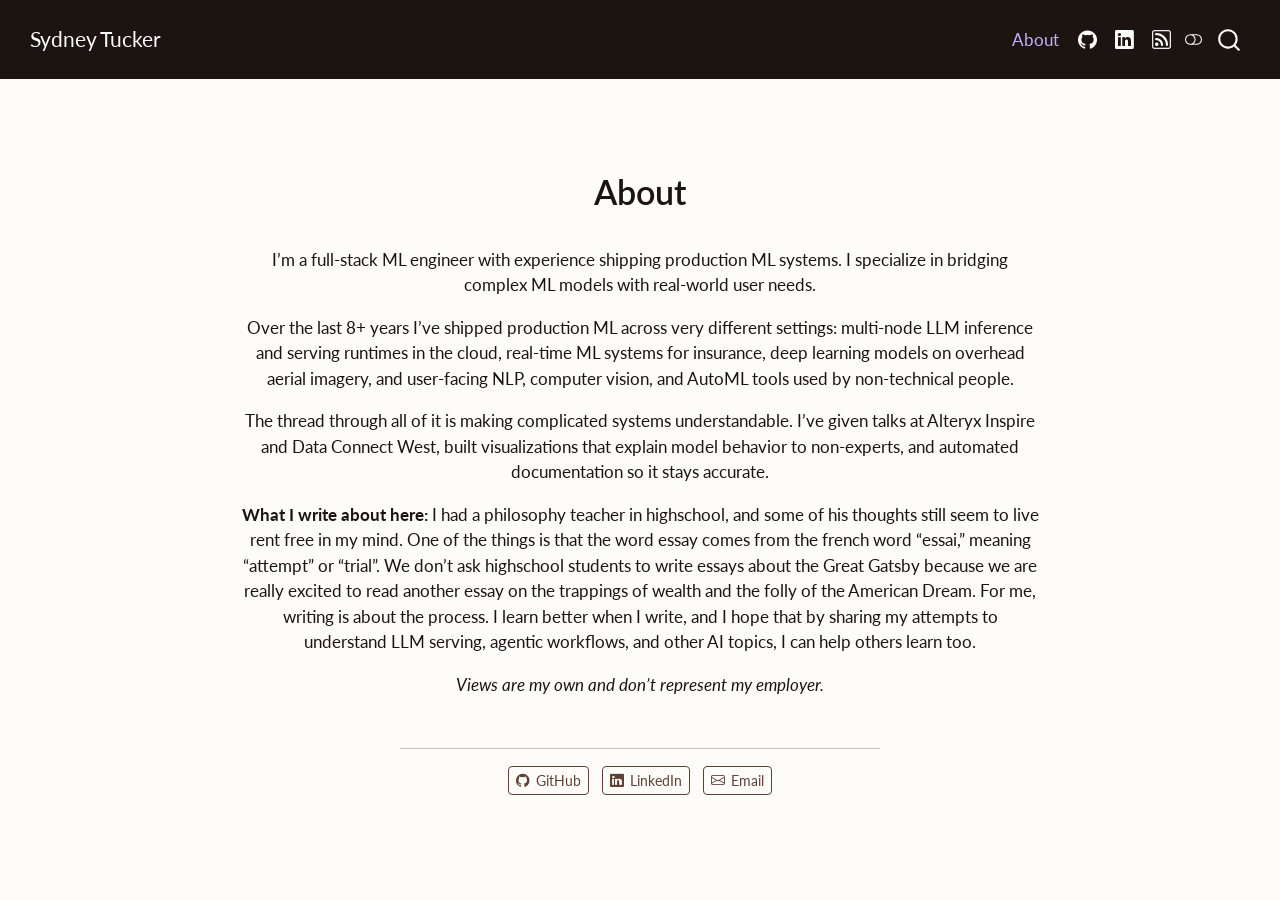
<file: about.html>
<!DOCTYPE html>
<html xmlns="http://www.w3.org/1999/xhtml" lang="en" xml:lang="en"><head>

<meta charset="utf-8">
<meta name="generator" content="quarto-1.11.9">

<meta name="viewport" content="width=device-width, initial-scale=1.0, user-scalable=yes">


<title>About – Sydney Tucker</title>
<style>
/* Default styles provided by pandoc.
** See https://pandoc.org/MANUAL.html#variables-for-html for config info.
*/
span.smallcaps{font-variant: small-caps;}
div.columns{display: flex; gap: 1.5em;}
div.column{flex: auto;}
@media screen {
div.columns{gap: min(4vw, 1.5em);}
div.column{overflow-x: auto;}
}
div.hanging-indent{margin-left: 1.5em; text-indent: -1.5em;}
ul.task-list{list-style: none;}
ul.task-list li input[type="checkbox"] {
  width: 0.8em;
  margin: 0 0.8em 0.2em -1em; /* quarto-specific, see https://github.com/quarto-dev/quarto-cli/issues/4556 */ 
  vertical-align: middle;
}
</style>


<script src="site_libs/quarto-nav/quarto-nav.js"></script>
<script src="site_libs/quarto-nav/headroom.min.js"></script>
<script src="site_libs/clipboard/clipboard.min.js"></script>
<script src="site_libs/quarto-search/autocomplete.umd.js"></script>
<script src="site_libs/quarto-search/fuse.min.js"></script>
<script src="site_libs/quarto-search/quarto-search.js"></script>
<meta name="quarto:offset" content="./">
<script src="site_libs/quarto-html/quarto.js" type="module"></script>
<script src="site_libs/quarto-html/tabsets/tabsets.js" type="module"></script>
<script src="site_libs/quarto-html/scrollable-regions/scrollable-regions.js" type="module"></script>
<script src="site_libs/quarto-html/popper.min.js"></script>
<script src="site_libs/quarto-html/tippy.umd.min.js"></script>
<link href="site_libs/quarto-html/tippy.css" rel="stylesheet">
<link href="site_libs/quarto-html/quarto-syntax-highlighting-63b5708e65d6cd79cd7618c58d0c21e7.css" rel="stylesheet" class="quarto-color-scheme" id="quarto-text-highlighting-styles">
<link href="site_libs/quarto-html/quarto-syntax-highlighting-dark-447e42e69aaa9833c0ba1b986f430b20.css" rel="stylesheet" class="quarto-color-scheme quarto-color-alternate" id="quarto-text-highlighting-styles">
<link href="site_libs/quarto-html/quarto-syntax-highlighting-63b5708e65d6cd79cd7618c58d0c21e7.css" rel="stylesheet" class="quarto-color-scheme-extra" id="quarto-text-highlighting-styles">
<script src="site_libs/bootstrap/bootstrap.min.js"></script>
<link href="site_libs/bootstrap/bootstrap-icons.css" rel="stylesheet">
<link href="site_libs/bootstrap/bootstrap-8a10cdedb9383560c32293ef1d8aec63.min.css" rel="stylesheet" append-hash="true" class="quarto-color-scheme" id="quarto-bootstrap" data-mode="light">
<link href="site_libs/bootstrap/bootstrap-dark-7352fee0c2918b4305a30002ea103b65.min.css" rel="stylesheet" append-hash="true" class="quarto-color-scheme quarto-color-alternate" id="quarto-bootstrap" data-mode="dark">
<link href="site_libs/bootstrap/bootstrap-8a10cdedb9383560c32293ef1d8aec63.min.css" rel="stylesheet" append-hash="true" class="quarto-color-scheme-extra" id="quarto-bootstrap" data-mode="light">
<script id="quarto-search-options" type="application/json">{
  "location": "navbar",
  "copy-button": false,
  "collapse-after": 3,
  "panel-placement": "end",
  "type": "overlay",
  "limit": 50,
  "keyboard-shortcut": [
    "f",
    "/",
    "s"
  ],
  "show-item-context": false,
  "language": {
    "search-no-results-text": "No results",
    "search-matching-documents-text": "matching documents",
    "search-copy-link-title": "Copy link to search",
    "search-hide-matches-text": "Hide additional matches",
    "search-more-match-text": "more match in this document",
    "search-more-matches-text": "more matches in this document",
    "search-clear-button-title": "Clear",
    "search-text-placeholder": "",
    "search-detached-cancel-button-title": "Cancel",
    "search-submit-button-title": "Submit",
    "search-label": "Search"
  }
}</script>


<link rel="stylesheet" href="styles.css">
</head>

<body class="nav-fixed fullcontent quarto-light"><a id="quarto-skip-link" class="visually-hidden-focusable" href="#quarto-document-content">Skip to main content</a><script id="quarto-html-before-body" type="application/javascript">
    const toggleBodyColorMode = (bsSheetEl) => {
      const mode = bsSheetEl.getAttribute("data-mode");
      const bodyEl = window.document.querySelector("body");
      if (mode === "dark") {
        bodyEl.classList.add("quarto-dark");
        bodyEl.classList.remove("quarto-light");
      } else {
        bodyEl.classList.add("quarto-light");
        bodyEl.classList.remove("quarto-dark");
      }
    }
    const toggleBodyColorPrimary = () => {
      const bsSheetEl = window.document.querySelector("link#quarto-bootstrap:not([rel=disabled-stylesheet])");
      if (bsSheetEl) {
        toggleBodyColorMode(bsSheetEl);
      }
    }
    const setColorSchemeToggle = (alternate) => {
      const toggles = window.document.querySelectorAll('.quarto-color-scheme-toggle');
      for (let i=0; i < toggles.length; i++) {
        const toggle = toggles[i];
        if (toggle) {
          toggle.setAttribute("aria-checked", alternate ? "true" : "false");
          if (alternate) {
            toggle.classList.add("alternate");
          } else {
            toggle.classList.remove("alternate");
          }
        }
      }
    };
    const toggleColorMode = (alternate) => {
      // Switch the stylesheets
      const primaryStylesheets = window.document.querySelectorAll('link.quarto-color-scheme:not(.quarto-color-alternate)');
      const alternateStylesheets = window.document.querySelectorAll('link.quarto-color-scheme.quarto-color-alternate');
      manageTransitions('#quarto-margin-sidebar .nav-link', false);
      if (alternate) {
        // note: dark is layered on light, we don't disable primary!
        enableStylesheet(alternateStylesheets);
        for (const sheetNode of alternateStylesheets) {
          if (sheetNode.id === "quarto-bootstrap") {
            toggleBodyColorMode(sheetNode);
          }
        }
      } else {
        disableStylesheet(alternateStylesheets);
        enableStylesheet(primaryStylesheets)
        toggleBodyColorPrimary();
      }
      manageTransitions('#quarto-margin-sidebar .nav-link', true);
      // Switch the toggles
      setColorSchemeToggle(alternate)
    }
    // Hack to workaround the fact that safari doesn't
    // properly recolor the scrollbar when toggling (#1455).
    // Not run on load: stylesheets are set before first paint there, and
    // scrolling would undo the scroll to a URL fragment (#14973).
    // The one pixel nudge keeps the reader where they were.
    const refreshSafariScrollbar = () => {
      if (navigator.userAgent.indexOf('Safari') > 0 && navigator.userAgent.indexOf('Chrome') == -1) {
        manageTransitions("body", false);
        const scrollY = window.scrollY;
        window.scrollTo(0, scrollY > 0 ? scrollY - 1 : 1);
        setTimeout(() => {
          window.scrollTo(0, scrollY);
          manageTransitions("body", true);
        }, 40);
      }
    }
    const disableStylesheet = (stylesheets) => {
      for (let i=0; i < stylesheets.length; i++) {
        const stylesheet = stylesheets[i];
        stylesheet.rel = 'disabled-stylesheet';
      }
    }
    const enableStylesheet = (stylesheets) => {
      for (let i=0; i < stylesheets.length; i++) {
        const stylesheet = stylesheets[i];
        if(stylesheet.rel !== 'stylesheet') { // for Chrome, which will still FOUC without this check
          stylesheet.rel = 'stylesheet';
        }
      }
    }
    const manageTransitions = (selector, allowTransitions) => {
      const els = window.document.querySelectorAll(selector);
      for (let i=0; i < els.length; i++) {
        const el = els[i];
        if (allowTransitions) {
          el.classList.remove('notransition');
        } else {
          el.classList.add('notransition');
        }
      }
    }
    const isFileUrl = () => {
      return window.location.protocol === 'file:';
    }
    const hasAlternateSentinel = () => {
      let styleSentinel = getColorSchemeSentinel();
      if (styleSentinel !== null) {
        return styleSentinel === "alternate";
      } else {
        return false;
      }
    }
    const setStyleSentinel = (alternate) => {
      const value = alternate ? "alternate" : "default";
      if (!isFileUrl()) {
        window.localStorage.setItem("quarto-color-scheme", value);
      } else {
        localAlternateSentinel = value;
      }
    }
    const getColorSchemeSentinel = () => {
      if (!isFileUrl()) {
        const storageValue = window.localStorage.getItem("quarto-color-scheme");
        return storageValue != null ? storageValue : localAlternateSentinel;
      } else {
        return localAlternateSentinel;
      }
    }
    const toggleGiscusIfUsed = (isAlternate, darkModeDefault) => {
      const baseTheme = document.querySelector('#giscus-base-theme')?.value ?? 'light';
      const alternateTheme = document.querySelector('#giscus-alt-theme')?.value ?? 'dark';
      let newTheme = '';
      if(authorPrefersDark) {
        newTheme = isAlternate ? baseTheme : alternateTheme;
      } else {
        newTheme = isAlternate ? alternateTheme : baseTheme;
      }
      const changeGiscusTheme = () => {
        // From: https://github.com/giscus/giscus/issues/336
        const sendMessage = (message) => {
          const iframe = document.querySelector('iframe.giscus-frame');
          if (!iframe) return;
          iframe.contentWindow.postMessage({ giscus: message }, 'https://giscus.app');
        }
        sendMessage({
          setConfig: {
            theme: newTheme
          }
        });
      }
      const isGiscussLoaded = window.document.querySelector('iframe.giscus-frame') !== null;
      if (isGiscussLoaded) {
        changeGiscusTheme();
      }
    };
    const authorPrefersDark = false;
    const darkModeDefault = authorPrefersDark;
      document.querySelector('link#quarto-text-highlighting-styles.quarto-color-scheme-extra').rel = 'disabled-stylesheet';
      document.querySelector('link#quarto-bootstrap.quarto-color-scheme-extra').rel = 'disabled-stylesheet';
    let localAlternateSentinel = darkModeDefault ? 'alternate' : 'default';
    // Dark / light mode switch
    window.quartoToggleColorScheme = () => {
      // Read the current dark / light value
      let toAlternate = !hasAlternateSentinel();
      toggleColorMode(toAlternate);
      refreshSafariScrollbar();
      setStyleSentinel(toAlternate);
      toggleGiscusIfUsed(toAlternate, darkModeDefault);
      window.dispatchEvent(new Event('resize'));
    };
    // Switch to dark mode if need be
    if (hasAlternateSentinel()) {
      toggleColorMode(true);
    } else {
      toggleColorMode(false);
    }
  </script>

<div id="quarto-search-results"></div>
  <header id="quarto-header" class="headroom fixed-top">
    <nav class="navbar navbar-expand-lg " data-bs-theme="dark" aria-label="Site">
      <div class="navbar-container container-fluid">
      <div class="navbar-brand-container mx-auto">
    <a class="navbar-brand" href="./index.html">
    <span class="navbar-title">Sydney Tucker</span>
    </a>
  </div>
          <button class="navbar-toggler" type="button" data-bs-toggle="collapse" data-bs-target="#navbarCollapse" aria-controls="navbarCollapse" aria-expanded="false" aria-label="Toggle navigation" onclick="if (window.quartoToggleHeadroom) { window.quartoToggleHeadroom(); }">
  <span class="navbar-toggler-icon"></span>
</button>
          <div class="collapse navbar-collapse" id="navbarCollapse">
            <ul class="navbar-nav navbar-nav-scroll ms-auto">
  <li class="nav-item">
    <a class="nav-link active" href="./about.html" aria-current="page"> 
<span class="menu-text">About</span></a>
  </li>  
  <li class="nav-item compact">
    <a class="nav-link" href="https://github.com/sytu1927"> <i class="bi bi-github" role="img">
</i> 
<span class="menu-text"></span></a>
  </li>  
  <li class="nav-item compact">
    <a class="nav-link" href="https://www.linkedin.com/in/sydney-t-4369a65b/"> <i class="bi bi-linkedin" role="img">
</i> 
<span class="menu-text"></span></a>
  </li>  
  <li class="nav-item compact">
    <a class="nav-link" href="./index.xml"> <i class="bi bi-rss" role="img">
</i> 
<span class="menu-text"></span></a>
  </li>  
</ul>
          </div> <!-- /navcollapse -->
            <div class="quarto-navbar-tools">
  <button type="button" role="switch" aria-checked="false" class="quarto-color-scheme-toggle quarto-navigation-tool  px-1" onclick="window.quartoToggleColorScheme(); return false;" title="Toggle dark mode" aria-label="Toggle dark mode"><i class="bi"></i></button>
</div>
            <div id="quarto-search" class="" title="Search"></div>
      </div> <!-- /container-fluid -->
    </nav>
</header>
<!-- content -->
<div id="quarto-content" class="quarto-container page-columns page-rows-contents page-layout-article page-navbar">
<!-- sidebar -->
<!-- margin-sidebar -->
    
<!-- main -->
<div class="quarto-about-jolla">
 <header id="title-block-header" class="quarto-title-block default">
<div class="quarto-title">
<h1 class="title">About</h1>
</div>
<div class="quarto-title-meta">
  </div>
</header><main class="content" id="quarto-document-content" tabindex="-1">

<p>I’m a full-stack ML engineer with experience shipping production ML systems. I specialize in bridging complex ML models with real-world user needs.</p>
<p>Over the last 8+ years I’ve shipped production ML across very different settings: multi-node LLM inference and serving runtimes in the cloud, real-time ML systems for insurance, deep learning models on overhead aerial imagery, and user-facing NLP, computer vision, and AutoML tools used by non-technical people.</p>
<p>The thread through all of it is making complicated systems understandable. I’ve given talks at Alteryx Inspire and Data Connect West, built visualizations that explain model behavior to non-experts, and automated documentation so it stays accurate.</p>
<p><strong>What I write about here:</strong> I had a philosophy teacher in highschool, and some of his thoughts still seem to live rent free in my mind. One of the things is that the word essay comes from the french word “essai,” meaning “attempt” or “trial”. We don’t ask highschool students to write essays about the Great Gatsby because we are really excited to read another essay on the trappings of wealth and the folly of the American Dream. For me, writing is about the process. I learn better when I write, and I hope that by sharing my attempts to understand LLM serving, agentic workflows, and other AI topics, I can help others learn too.</p>
<p><em>Views are my own and don’t represent my employer.</em></p>


</main> 
  <hr class="about-sep">
   <div class="about-links">
  <a href="https://github.com/sytu1927" class="about-link" rel="" target="">
    <i class="bi bi-github"></i>
     <span class="about-link-text">GitHub</span>
  </a>
  <a href="https://www.linkedin.com/in/sydney-t-4369a65b/" class="about-link" rel="" target="">
    <i class="bi bi-linkedin"></i>
     <span class="about-link-text">LinkedIn</span>
  </a>
  <a href="mailto:sytu1927@gmail.com" class="about-link" rel="" target="">
    <i class="bi bi-envelope"></i>
     <span class="about-link-text">Email</span>
  </a>
</div>
</div>
 <!-- /main -->
<script id="quarto-html-after-body" type="application/javascript">
  window.document.addEventListener("DOMContentLoaded", function (event) {
    // Ensure there is a toggle, if there isn't float one in the top right
    if (window.document.querySelector('.quarto-color-scheme-toggle') === null) {
      const toggle = window.document.createElement('button');
      toggle.type = "button";
      toggle.setAttribute("role", "switch");
      toggle.setAttribute("aria-checked", "false");
      toggle.classList.add('top-right');
      toggle.classList.add('quarto-color-scheme-toggle');
      toggle.setAttribute("aria-label", "Toggle dark mode");
      toggle.onclick = function() { try { window.quartoToggleColorScheme(); } catch {} return false; };
      const i = window.document.createElement("i");
      i.classList.add('bi');
      toggle.appendChild(i);
      // Put the toggle in a landmark of its own, so that landmark navigation
      // can reach it.
      //
      // The container is always a fresh direct child of body, and the toggle is
      // never moved into page furniture that the theme or the author controls.
      // The toggle is positioned against the page, so any ancestor that
      // establishes a containing block captures it: a positioned element or a
      // grid for position: absolute, and transform, filter, will-change or
      // contain for position: fixed. A direct child of body has none of these
      // to inherit, and the shift when one appears is silent and visual.
      //
      // ARIA says a document should have at most one banner, and axe reports a
      // duplicate whether or not the banners carry distinct labels. So use a
      // header when the page has no banner yet, and a named region otherwise.
      //
      // A header is a banner wherever it sits, unless it is inside sectioning
      // content, so this cannot just look at the children of body: a custom
      // page layout wraps the title block header in a plain div. An explicit
      // role="banner" always counts.
      const sectioning = 'article, aside, main, nav, section, [role="article"], [role="complementary"], [role="main"], [role="navigation"], [role="region"]';
      const hasBanner = Array.from(
        window.document.querySelectorAll('header:not([role]), [role="banner"]')
      ).some(function(el) {
        return el.hasAttribute("role") || el.closest(sectioning) === null;
      });
      const container = window.document.createElement(hasBanner ? "div" : "header");
      if (hasBanner) {
        container.setAttribute("role", "region");
        container.setAttribute("aria-label", "Toggle dark mode");
      }
      container.classList.add('quarto-color-scheme-toggle-container');
      container.appendChild(toggle);
      window.document.body.appendChild(container);
    }
    setColorSchemeToggle(hasAlternateSentinel())
    const isCodeAnnotation = (el) => {
      for (const clz of el.classList) {
        if (clz.startsWith('code-annotation-')) {                     
          return true;
        }
      }
      return false;
    }
    const onCopySuccess = function(e) {
      // button target
      const button = e.trigger;
      // don't keep focus
      button.blur();
      // flash "checked"
      button.classList.add('code-copy-button-checked');
      var currentTitle = button.getAttribute("title");
      button.setAttribute("title", "Copied!");
      let tooltip;
      if (window.bootstrap) {
        button.setAttribute("data-bs-toggle", "tooltip");
        button.setAttribute("data-bs-placement", "left");
        button.setAttribute("data-bs-title", "Copied!");
        tooltip = new bootstrap.Tooltip(button, 
          { trigger: "manual", 
            customClass: "code-copy-button-tooltip",
            offset: [0, -8]});
        tooltip.show();    
      }
      setTimeout(function() {
        if (tooltip) {
          tooltip.hide();
          button.removeAttribute("data-bs-title");
          button.removeAttribute("data-bs-toggle");
          button.removeAttribute("data-bs-placement");
        }
        button.setAttribute("title", currentTitle);
        button.classList.remove('code-copy-button-checked');
      }, 1000);
      // clear code selection
      e.clearSelection();
    }
    const getTextToCopy = function(trigger) {
      const outerScaffold = trigger.parentElement.cloneNode(true);
      const codeEl = outerScaffold.querySelector('code');
      for (const childEl of codeEl.children) {
        if (isCodeAnnotation(childEl)) {
          childEl.remove();
        }
      }
      return codeEl.innerText;
    }
    const clipboard = new window.ClipboardJS('.code-copy-button:not([data-in-quarto-modal])', {
      text: getTextToCopy
    });
    clipboard.on('success', onCopySuccess);
    if (window.document.getElementById('quarto-embedded-source-code-modal')) {
      const clipboardModal = new window.ClipboardJS('.code-copy-button[data-in-quarto-modal]', {
        text: getTextToCopy,
        container: window.document.getElementById('quarto-embedded-source-code-modal')
      });
      clipboardModal.on('success', onCopySuccess);
    }
      var localhostRegex = new RegExp(/^(?:http|https):\/\/localhost\:?[0-9]*\//);
      var mailtoRegex = new RegExp(/^mailto:/);
        var filterRegex = new RegExp("https:\/\/sytu1927\.github\.io");
      var isInternal = (href) => {
          return filterRegex.test(href) || localhostRegex.test(href) || mailtoRegex.test(href);
      }
      // Inspect non-navigation links and adorn them if external
      window.quartoDecorateExternalLinks = function (root) {
     var links = (root || window.document).querySelectorAll('a[href]:not(.nav-link):not(.navbar-brand):not(.toc-action):not(.sidebar-link):not(.sidebar-item-toggle):not(.pagination-link):not(.no-external):not([aria-hidden]):not(.dropdown-item):not(.quarto-navigation-tool):not(.about-link)');
      for (var i=0; i<links.length; i++) {
        const link = links[i];
        if (!isInternal(link.href)) {
          // undo the damage that might have been done by quarto-nav.js in the case of
          // links that we want to consider external
          if (link.dataset.originalHref !== undefined) {
            link.href = link.dataset.originalHref;
          }
          if (!link.classList.contains('no-external-icon')) {
          }
        }
      }
      };
      window.quartoDecorateExternalLinks(window.document);
    // Esc closes the popup (WCAG 1.4.13) and focus leaving both trigger and
    // popup closes it (WCAG 2.4.11); tippy handles neither for interactive popups.
    const hideOnEscAndFocusOut = {
      name: 'hideOnEscAndFocusOut',
      defaultValue: true,
      fn(instance) {
        const dismiss = () => {
          // A show scheduled by the trigger delay would otherwise reopen it
          instance.clearDelayTimeouts();
          instance.hide();
        };
        const onKeyDown = (event) => {
          if (event.key !== 'Escape') {
            return;
          }
          // Keep Esc from also reaching page handlers (e.g. reveal.js overview),
          // except an open reveal.js slide menu, which Esc should close too.
          // The menu handles keys only when its keyboard option is on.
          const menuHandlesEsc = window.Reveal?.getPlugin?.('menu')?.isOpen() &&
            window.Reveal.getConfig().menu?.keyboard !== false;
          if (!menuHandlesEsc) {
            event.stopPropagation();
          }
          if (instance.popper.contains(window.document.activeElement)) {
            // Disabled while refocusing so the focus trigger does not reopen it
            instance.disable();
            instance.reference.focus();
            instance.enable();
          }
          dismiss();
        };
        const onFocusOut = (event) => {
          const target = event.relatedTarget;
          if (target && !instance.reference.contains(target) &&
              !instance.popper.contains(target)) {
            dismiss();
          }
        };
        // On the trigger too: a click trigger (code-annotations: select) has no
        // blur handling. Attached for the instance's lifetime so leaving the
        // trigger also cancels a show still pending on the trigger delay.
        instance.reference.addEventListener('focusout', onFocusOut);
        return {
          onShow() {
            window.document.addEventListener('keydown', onKeyDown, true);
            instance.popper.addEventListener('focusout', onFocusOut);
          },
          onHide() {
            window.document.removeEventListener('keydown', onKeyDown, true);
            instance.popper.removeEventListener('focusout', onFocusOut);
          },
          onDestroy() {
            instance.reference.removeEventListener('focusout', onFocusOut);
          },
        };
      },
    };
    function tippyHover(el, contentFn, onTriggerFn, onUntriggerFn) {
      const config = {
        allowHTML: true,
        maxWidth: 500,
        delay: 100,
        arrow: false,
        appendTo: function(el) {
            return el.parentElement;
        },
        interactive: true,
        interactiveBorder: 10,
        theme: 'quarto',
        placement: 'bottom-start',
        plugins: [hideOnEscAndFocusOut],
      };
      if (contentFn) {
        config.content = contentFn;
      }
      if (onTriggerFn) {
        config.onTrigger = onTriggerFn;
      }
      if (onUntriggerFn) {
        config.onUntrigger = onUntriggerFn;
      }
      window.tippy(el, config); 
    }
    const noterefs = window.document.querySelectorAll('a[role="doc-noteref"]');
    for (var i=0; i<noterefs.length; i++) {
      const ref = noterefs[i];
      tippyHover(ref, function() {
        // use id or data attribute instead here
        let href = ref.getAttribute('data-footnote-href') || ref.getAttribute('href');
        try { href = new URL(href).hash; } catch {}
        const id = href.replace(/^#\/?/, "");
        const note = window.document.getElementById(id);
        if (note) {
          return note.innerHTML;
        } else {
          return "";
        }
      });
    }
    const xrefs = window.document.querySelectorAll('a.quarto-xref');
    const processXRef = (id, note) => {
      // Strip column container classes
      const stripColumnClz = (el) => {
        el.classList.remove("page-full", "page-columns");
        if (el.children) {
          for (const child of el.children) {
            stripColumnClz(child);
          }
        }
      }
      stripColumnClz(note)
      if (id === null || id.startsWith('sec-')) {
        // Special case sections, only their first couple elements
        const container = document.createElement("div");
        if (note.children && note.children.length > 2) {
          container.appendChild(note.children[0].cloneNode(true));
          for (let i = 1; i < note.children.length; i++) {
            const child = note.children[i];
            if (child.tagName === "P" && child.innerText === "") {
              continue;
            } else {
              container.appendChild(child.cloneNode(true));
              break;
            }
          }
          if (window.Quarto?.typesetMath) {
            window.Quarto.typesetMath(container);
          }
          return container.innerHTML
        } else {
          if (window.Quarto?.typesetMath) {
            window.Quarto.typesetMath(note);
          }
          return note.innerHTML;
        }
      } else {
        // Remove any anchor links if they are present
        const anchorLink = note.querySelector('a.anchorjs-link');
        if (anchorLink) {
          anchorLink.remove();
        }
        if (window.Quarto?.typesetMath) {
          window.Quarto.typesetMath(note);
        }
        if (note.classList.contains("callout")) {
          return note.outerHTML;
        } else {
          return note.innerHTML;
        }
      }
    }
    for (var i=0; i<xrefs.length; i++) {
      const xref = xrefs[i];
      tippyHover(xref, undefined, function(instance) {
        instance.disable();
        let url = xref.getAttribute('href');
        let hash = undefined; 
        if (url.startsWith('#')) {
          hash = url;
        } else {
          try { hash = new URL(url).hash; } catch {}
        }
        if (hash) {
          const id = hash.replace(/^#\/?/, "");
          const note = window.document.getElementById(id);
          if (note !== null) {
            try {
              const html = processXRef(id, note.cloneNode(true));
              instance.setContent(html);
            } finally {
              instance.enable();
              instance.show();
            }
          } else {
            // See if we can fetch this
            fetch(url.split('#')[0])
            .then(res => res.text())
            .then(html => {
              const parser = new DOMParser();
              const htmlDoc = parser.parseFromString(html, "text/html");
              const note = htmlDoc.getElementById(id);
              if (note !== null) {
                const html = processXRef(id, note);
                instance.setContent(html);
              } 
            }).finally(() => {
              instance.enable();
              instance.show();
            });
          }
        } else {
          // See if we can fetch a full url (with no hash to target)
          // This is a special case and we should probably do some content thinning / targeting
          fetch(url)
          .then(res => res.text())
          .then(html => {
            const parser = new DOMParser();
            const htmlDoc = parser.parseFromString(html, "text/html");
            const note = htmlDoc.querySelector('main.content');
            if (note !== null) {
              // This should only happen for chapter cross references
              // (since there is no id in the URL)
              // remove the first header
              if (note.children.length > 0 && note.children[0].tagName === "HEADER") {
                note.children[0].remove();
              }
              const html = processXRef(null, note);
              instance.setContent(html);
            } 
          }).finally(() => {
            instance.enable();
            instance.show();
          });
        }
      }, function(instance) {
      });
    }
        let selectedAnnoteEl;
        const selectorForAnnotation = ( cell, annotation) => {
          let cellAttr = 'data-code-cell="' + cell + '"';
          let lineAttr = 'data-code-annotation="' +  annotation + '"';
          const selector = 'span[' + cellAttr + '][' + lineAttr + ']';
          return selector;
        }
        const selectCodeLines = (annoteEl) => {
          const doc = window.document;
          const targetCell = annoteEl.getAttribute("data-target-cell");
          const targetAnnotation = annoteEl.getAttribute("data-target-annotation");
          const annoteSpan = window.document.querySelector(selectorForAnnotation(targetCell, targetAnnotation));
          const lines = annoteSpan.getAttribute("data-code-lines").split(",");
          const lineIds = lines.map((line) => {
            return targetCell + "-" + line;
          })
          // Each band is positioned against its own containing block, which is
          // not the offsetParent of the lines, so place it from client rects.
          const placeBand = (band, firstEl, lastEl, codeBlock) => {
            const container = band.offsetParent;
            if (container === null) {
              return;
            }
            const containerRect = container.getBoundingClientRect();
            // Reveal.js scales slides with a transform, so convert client
            // pixels back to the CSS pixels of the container.
            const scale = containerRect.height / container.offsetHeight || 1;
            const firstRect = firstEl.getBoundingClientRect();
            const lastRect = lastEl.getBoundingClientRect();
            const top = (firstRect.top - containerRect.top) / scale - container.clientTop + container.scrollTop;
            const height = (lastRect.bottom - firstRect.top) / scale;
            band.style.top = top - 2 + "px";
            band.style.height = height + 4 + "px";
            if (codeBlock) {
              // Without the copy button wrapper, the containing block is wider
              // than the code block, so span the code block explicitly.
              const blockRect = codeBlock.getBoundingClientRect();
              band.style.left = (blockRect.left - containerRect.left) / scale - container.clientLeft + container.scrollLeft + "px";
              band.style.width = blockRect.width / scale + "px";
            }
          };
          if (lineIds.length > 0) {
            const el = window.document.getElementById(lineIds[0]);
            const lastEl = window.document.getElementById(lineIds[lineIds.length - 1]);
            const parent = el.parentElement.parentElement;
            // cook up a div (if necessary) and position it
            let div = window.document.getElementById("code-annotation-line-highlight");
            if (div === null) {
              div = window.document.createElement("div");
              div.setAttribute("id", "code-annotation-line-highlight");
              div.style.position = 'absolute';
              parent.appendChild(div);
            }
            placeBand(div, el, lastEl, parent.closest("div.sourceCode") || parent);
            let gutterDiv = window.document.getElementById("code-annotation-line-highlight-gutter");
            if (gutterDiv === null) {
              gutterDiv = window.document.createElement("div");
              gutterDiv.setAttribute("id", "code-annotation-line-highlight-gutter");
              gutterDiv.style.position = 'absolute';
              const codeCell = window.document.getElementById(targetCell);
              const gutter = codeCell.querySelector('.code-annotation-gutter');
              gutter.appendChild(gutterDiv);
            }
            placeBand(gutterDiv, el, lastEl);
            selectedAnnoteEl = annoteEl;
          }
        };
        const unselectCodeLines = () => {
          const elementsIds = ["code-annotation-line-highlight", "code-annotation-line-highlight-gutter"];
          elementsIds.forEach((elId) => {
            const div = window.document.getElementById(elId);
            if (div) {
              div.remove();
            }
          });
          selectedAnnoteEl = undefined;
        };
          // Handle positioning of the toggle
      window.addEventListener(
        "resize",
        throttle(() => {
          elRect = undefined;
          if (selectedAnnoteEl) {
            selectCodeLines(selectedAnnoteEl);
          }
        }, 10)
      );
      function throttle(fn, ms) {
      let throttle = false;
      let timer;
        return (...args) => {
          if(!throttle) { // first call gets through
              fn.apply(this, args);
              throttle = true;
          } else { // all the others get throttled
              if(timer) clearTimeout(timer); // cancel #2
              timer = setTimeout(() => {
                fn.apply(this, args);
                timer = throttle = false;
              }, ms);
          }
        };
      }
        // Attach click handler to the DT
        const annoteDls = window.document.querySelectorAll('dt[data-target-cell]');
        for (const annoteDlNode of annoteDls) {
          annoteDlNode.addEventListener('click', (event) => {
            const clickedEl = event.target;
            if (clickedEl !== selectedAnnoteEl) {
              unselectCodeLines();
              const activeEl = window.document.querySelector('dt[data-target-cell].code-annotation-active');
              if (activeEl) {
                activeEl.classList.remove('code-annotation-active');
              }
              selectCodeLines(clickedEl);
              clickedEl.classList.add('code-annotation-active');
            } else {
              // Unselect the line
              unselectCodeLines();
              clickedEl.classList.remove('code-annotation-active');
            }
          });
        }
    const findCites = (el) => {
      const parentEl = el.parentElement;
      if (parentEl) {
        const cites = parentEl.dataset.cites;
        if (cites) {
          return {
            el,
            cites: cites.split(' ')
          };
        } else {
          return findCites(el.parentElement)
        }
      } else {
        return undefined;
      }
    };
    var bibliorefs = window.document.querySelectorAll('a[role="doc-biblioref"]');
    for (var i=0; i<bibliorefs.length; i++) {
      const ref = bibliorefs[i];
      const citeInfo = findCites(ref);
      if (citeInfo) {
        tippyHover(citeInfo.el, function() {
          var popup = window.document.createElement('div');
          citeInfo.cites.forEach(function(cite) {
            var citeDiv = window.document.createElement('div');
            citeDiv.classList.add('hanging-indent');
            citeDiv.classList.add('csl-entry');
            var biblioDiv = window.document.getElementById('ref-' + cite);
            if (biblioDiv) {
              citeDiv.innerHTML = biblioDiv.innerHTML;
            }
            popup.appendChild(citeDiv);
          });
          return popup.innerHTML;
        });
      }
    }
  });
  </script>
  <script type="application/javascript">
  window.quartoScrollableRegionsLabels = {"code":"Scrollable code","output":"Scrollable output"};
  </script>
</div> <!-- /content -->




</body></html>
</file>
<file: site_libs/quarto-html/tippy.css>
.tippy-box[data-animation=fade][data-state=hidden]{opacity:0}[data-tippy-root]{max-width:calc(100vw - 10px)}.tippy-box{position:relative;background-color:#333;color:#fff;border-radius:4px;font-size:14px;line-height:1.4;white-space:normal;outline:0;transition-property:transform,visibility,opacity}.tippy-box[data-placement^=top]>.tippy-arrow{bottom:0}.tippy-box[data-placement^=top]>.tippy-arrow:before{bottom:-7px;left:0;border-width:8px 8px 0;border-top-color:initial;transform-origin:center top}.tippy-box[data-placement^=bottom]>.tippy-arrow{top:0}.tippy-box[data-placement^=bottom]>.tippy-arrow:before{top:-7px;left:0;border-width:0 8px 8px;border-bottom-color:initial;transform-origin:center bottom}.tippy-box[data-placement^=left]>.tippy-arrow{right:0}.tippy-box[data-placement^=left]>.tippy-arrow:before{border-width:8px 0 8px 8px;border-left-color:initial;right:-7px;transform-origin:center left}.tippy-box[data-placement^=right]>.tippy-arrow{left:0}.tippy-box[data-placement^=right]>.tippy-arrow:before{left:-7px;border-width:8px 8px 8px 0;border-right-color:initial;transform-origin:center right}.tippy-box[data-inertia][data-state=visible]{transition-timing-function:cubic-bezier(.54,1.5,.38,1.11)}.tippy-arrow{width:16px;height:16px;color:#333}.tippy-arrow:before{content:"";position:absolute;border-color:transparent;border-style:solid}.tippy-content{position:relative;padding:5px 9px;z-index:1}
</file>
<file: site_libs/quarto-html/quarto-syntax-highlighting-63b5708e65d6cd79cd7618c58d0c21e7.css>
/* quarto syntax highlight colors */
:root {
  --quarto-hl-ot-color: #003B4F;
  --quarto-hl-at-color: #657422;
  --quarto-hl-ss-color: #20794D;
  --quarto-hl-an-color: #5E5E5E;
  --quarto-hl-fu-color: #4758AB;
  --quarto-hl-st-color: #20794D;
  --quarto-hl-cf-color: #003B4F;
  --quarto-hl-op-color: #5E5E5E;
  --quarto-hl-er-color: #AD0000;
  --quarto-hl-bn-color: #AD0000;
  --quarto-hl-al-color: #AD0000;
  --quarto-hl-va-color: #111111;
  --quarto-hl-bu-color: inherit;
  --quarto-hl-ex-color: inherit;
  --quarto-hl-pp-color: #AD0000;
  --quarto-hl-in-color: #5E5E5E;
  --quarto-hl-vs-color: #20794D;
  --quarto-hl-wa-color: #5E5E5E;
  --quarto-hl-do-color: #5E5E5E;
  --quarto-hl-im-color: #00769E;
  --quarto-hl-ch-color: #20794D;
  --quarto-hl-dt-color: #AD0000;
  --quarto-hl-fl-color: #AD0000;
  --quarto-hl-co-color: #5E5E5E;
  --quarto-hl-cv-color: #5E5E5E;
  --quarto-hl-cn-color: #8f5902;
  --quarto-hl-sc-color: #5E5E5E;
  --quarto-hl-dv-color: #AD0000;
  --quarto-hl-kw-color: #003B4F;
}

/* other quarto variables */
:root {
  --quarto-font-monospace: SFMono-Regular, Menlo, Monaco, Consolas, "Liberation Mono", "Courier New", monospace;
}

/* syntax highlight based on Pandoc's rules */
pre > code.sourceCode > span {
  color: #003B4F;
}

code.sourceCode > span {
  color: #003B4F;
}

div.sourceCode,
div.sourceCode pre.sourceCode {
  color: #003B4F;
}

/* Normal */
code span {
  color: #003B4F;
}

/* Alert */
code span.al {
  color: #AD0000;
  font-style: inherit;
}

/* Annotation */
code span.an {
  color: #5E5E5E;
  font-style: inherit;
}

/* Attribute */
code span.at {
  color: #657422;
  font-style: inherit;
}

/* BaseN */
code span.bn {
  color: #AD0000;
  font-style: inherit;
}

/* BuiltIn */
code span.bu {
  font-style: inherit;
}

/* ControlFlow */
code span.cf {
  color: #003B4F;
  font-weight: bold;
  font-style: inherit;
}

/* Char */
code span.ch {
  color: #20794D;
  font-style: inherit;
}

/* Constant */
code span.cn {
  color: #8f5902;
  font-style: inherit;
}

/* Comment */
code span.co {
  color: #5E5E5E;
  font-style: inherit;
}

/* CommentVar */
code span.cv {
  color: #5E5E5E;
  font-style: italic;
}

/* Documentation */
code span.do {
  color: #5E5E5E;
  font-style: italic;
}

/* DataType */
code span.dt {
  color: #AD0000;
  font-style: inherit;
}

/* DecVal */
code span.dv {
  color: #AD0000;
  font-style: inherit;
}

/* Error */
code span.er {
  color: #AD0000;
  font-style: inherit;
}

/* Extension */
code span.ex {
  font-style: inherit;
}

/* Float */
code span.fl {
  color: #AD0000;
  font-style: inherit;
}

/* Function */
code span.fu {
  color: #4758AB;
  font-style: inherit;
}

/* Import */
code span.im {
  color: #00769E;
  font-style: inherit;
}

/* Information */
code span.in {
  color: #5E5E5E;
  font-style: inherit;
}

/* Keyword */
code span.kw {
  color: #003B4F;
  font-weight: bold;
  font-style: inherit;
}

/* Operator */
code span.op {
  color: #5E5E5E;
  font-style: inherit;
}

/* Other */
code span.ot {
  color: #003B4F;
  font-style: inherit;
}

/* Preprocessor */
code span.pp {
  color: #AD0000;
  font-style: inherit;
}

/* SpecialChar */
code span.sc {
  color: #5E5E5E;
  font-style: inherit;
}

/* SpecialString */
code span.ss {
  color: #20794D;
  font-style: inherit;
}

/* String */
code span.st {
  color: #20794D;
  font-style: inherit;
}

/* Variable */
code span.va {
  color: #111111;
  font-style: inherit;
}

/* VerbatimString */
code span.vs {
  color: #20794D;
  font-style: inherit;
}

/* Warning */
code span.wa {
  color: #5E5E5E;
  font-style: italic;
}

.prevent-inlining {
  content: "</";
}

/*# sourceMappingURL=054cc16b9e9817627be6994582d2ffb5.css.map */
</file>
<file: site_libs/quarto-html/quarto-syntax-highlighting-dark-447e42e69aaa9833c0ba1b986f430b20.css>
/* quarto syntax highlight colors */
:root {
  --quarto-hl-al-color: #f07178;
  --quarto-hl-an-color: #d4d0ab;
  --quarto-hl-at-color: #00e0e0;
  --quarto-hl-bn-color: #d4d0ab;
  --quarto-hl-bu-color: #abe338;
  --quarto-hl-ch-color: #abe338;
  --quarto-hl-co-color: #f8f8f2;
  --quarto-hl-cv-color: #ffd700;
  --quarto-hl-cn-color: #ffd700;
  --quarto-hl-cf-color: #ffa07a;
  --quarto-hl-dt-color: #ffa07a;
  --quarto-hl-dv-color: #d4d0ab;
  --quarto-hl-do-color: #f8f8f2;
  --quarto-hl-er-color: #f07178;
  --quarto-hl-ex-color: #00e0e0;
  --quarto-hl-fl-color: #d4d0ab;
  --quarto-hl-fu-color: #ffa07a;
  --quarto-hl-im-color: #abe338;
  --quarto-hl-in-color: #d4d0ab;
  --quarto-hl-kw-color: #ffa07a;
  --quarto-hl-op-color: #ffa07a;
  --quarto-hl-ot-color: #00e0e0;
  --quarto-hl-pp-color: #dcc6e0;
  --quarto-hl-re-color: #00e0e0;
  --quarto-hl-sc-color: #abe338;
  --quarto-hl-ss-color: #abe338;
  --quarto-hl-st-color: #abe338;
  --quarto-hl-va-color: #00e0e0;
  --quarto-hl-vs-color: #abe338;
  --quarto-hl-wa-color: #dcc6e0;
}

/* other quarto variables */
:root {
  --quarto-font-monospace: SFMono-Regular, Menlo, Monaco, Consolas, "Liberation Mono", "Courier New", monospace;
}

/* syntax highlight based on Pandoc's rules */
pre > code.sourceCode > span {
  color: #f8f8f2;
}

code.sourceCode > span {
  color: #f8f8f2;
}

div.sourceCode,
div.sourceCode pre.sourceCode {
  color: #f8f8f2;
}

/* Normal */
code span {
  color: #f8f8f2;
}

/* Alert */
code span.al {
  color: #f07178;
}

/* Annotation */
code span.an {
  color: #d4d0ab;
}

/* Attribute */
code span.at {
  color: #00e0e0;
}

/* BaseN */
code span.bn {
  color: #d4d0ab;
}

/* BuiltIn */
code span.bu {
  color: #abe338;
}

/* ControlFlow */
code span.cf {
  font-weight: bold;
  color: #ffa07a;
}

/* Char */
code span.ch {
  color: #abe338;
}

/* Constant */
code span.cn {
  color: #ffd700;
}

/* Comment */
code span.co {
  font-style: italic;
  color: #f8f8f2;
}

/* CommentVar */
code span.cv {
  color: #ffd700;
}

/* Documentation */
code span.do {
  color: #f8f8f2;
}

/* DataType */
code span.dt {
  color: #ffa07a;
}

/* DecVal */
code span.dv {
  color: #d4d0ab;
}

/* Error */
code span.er {
  color: #f07178;
  text-decoration: underline;
}

/* Extension */
code span.ex {
  font-weight: bold;
  color: #00e0e0;
}

/* Float */
code span.fl {
  color: #d4d0ab;
}

/* Function */
code span.fu {
  color: #ffa07a;
}

/* Import */
code span.im {
  color: #abe338;
}

/* Information */
code span.in {
  color: #d4d0ab;
}

/* Keyword */
code span.kw {
  font-weight: bold;
  color: #ffa07a;
}

/* Operator */
code span.op {
  color: #ffa07a;
}

/* Other */
code span.ot {
  color: #00e0e0;
}

/* Preprocessor */
code span.pp {
  color: #dcc6e0;
}

/* RegionMarker */
code span.re {
  background-color: #f8f8f2;
  color: #00e0e0;
}

/* SpecialChar */
code span.sc {
  color: #abe338;
}

/* SpecialString */
code span.ss {
  color: #abe338;
}

/* String */
code span.st {
  color: #abe338;
}

/* Variable */
code span.va {
  color: #00e0e0;
}

/* VerbatimString */
code span.vs {
  color: #abe338;
}

/* Warning */
code span.wa {
  color: #dcc6e0;
}

.prevent-inlining {
  content: "</";
}

/*# sourceMappingURL=be8e1111c2b710f7c3a4926ffa2967aa.css.map */
</file>
<file: styles.css>
/* Keep this small on purpose. Resist design tweaks until you've published 3 posts. */
.quarto-title-banner { padding-top: 2rem; padding-bottom: 2rem; }
</file>
